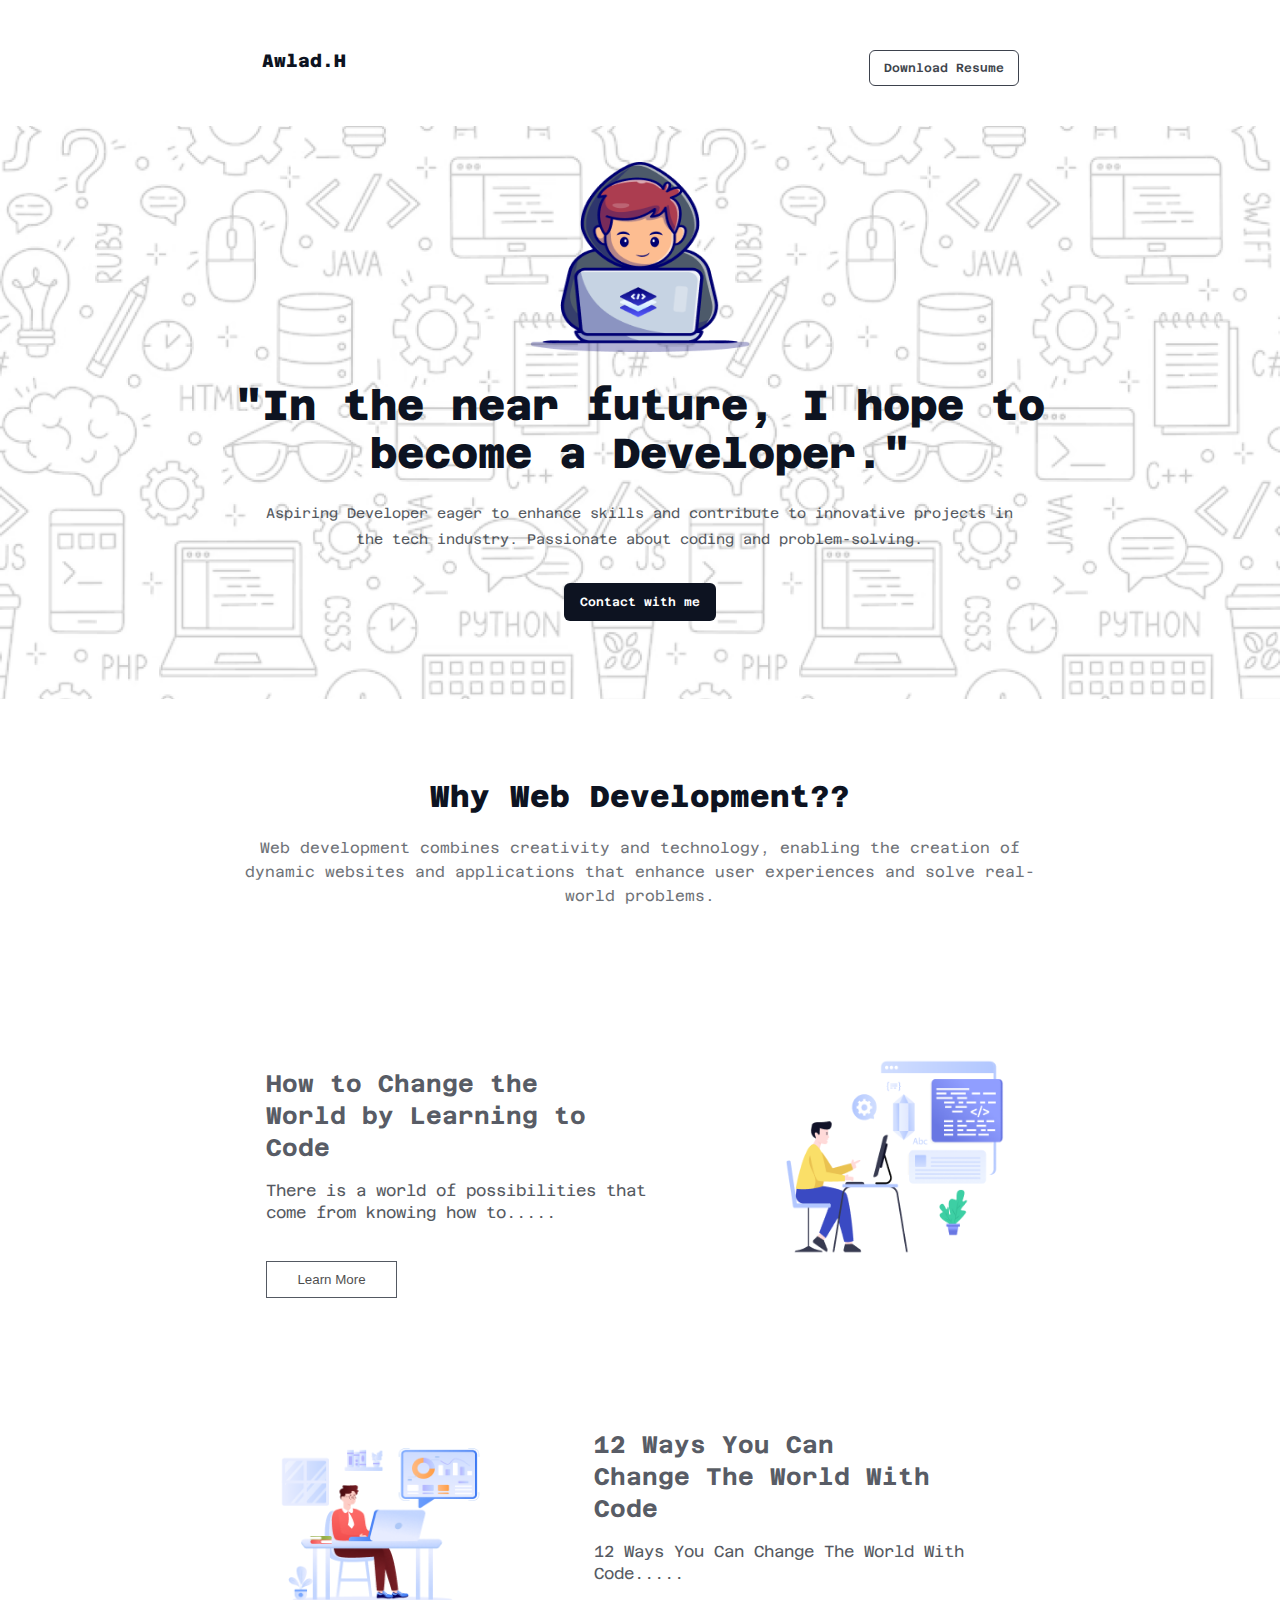
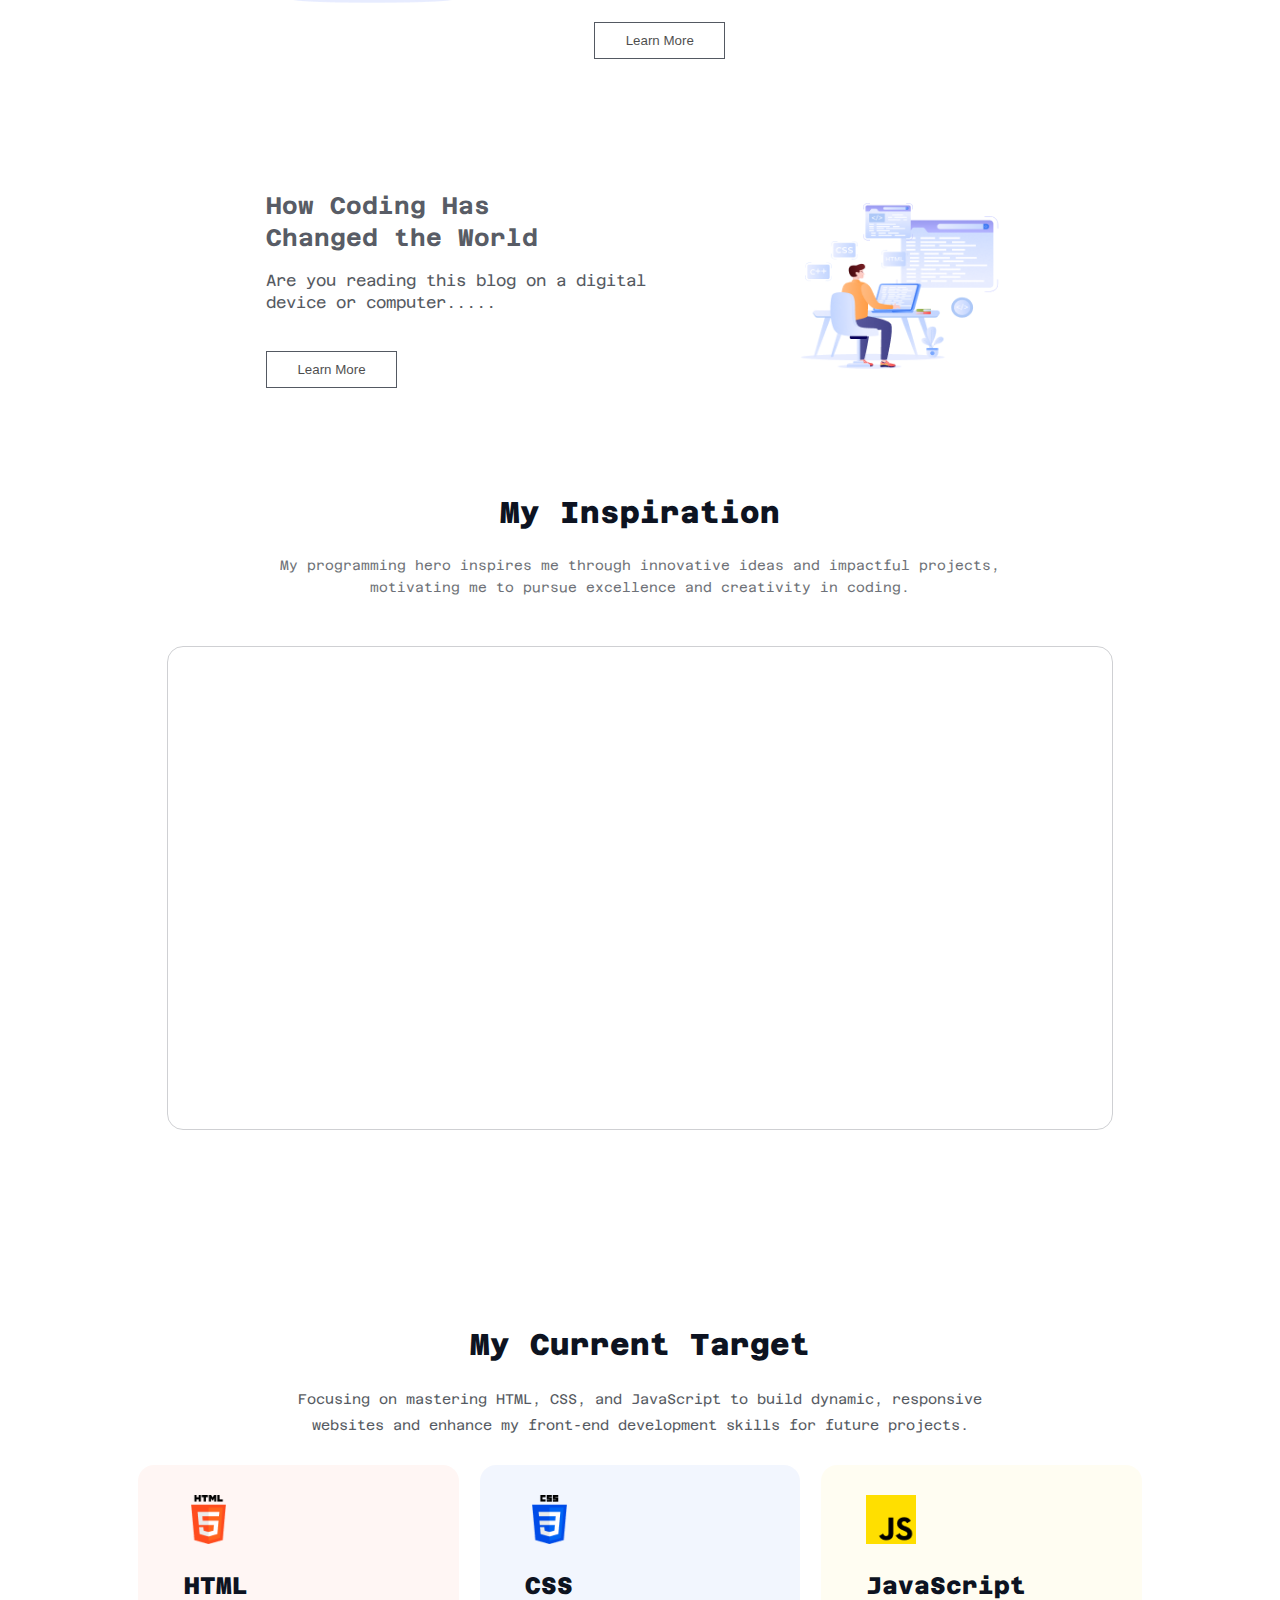
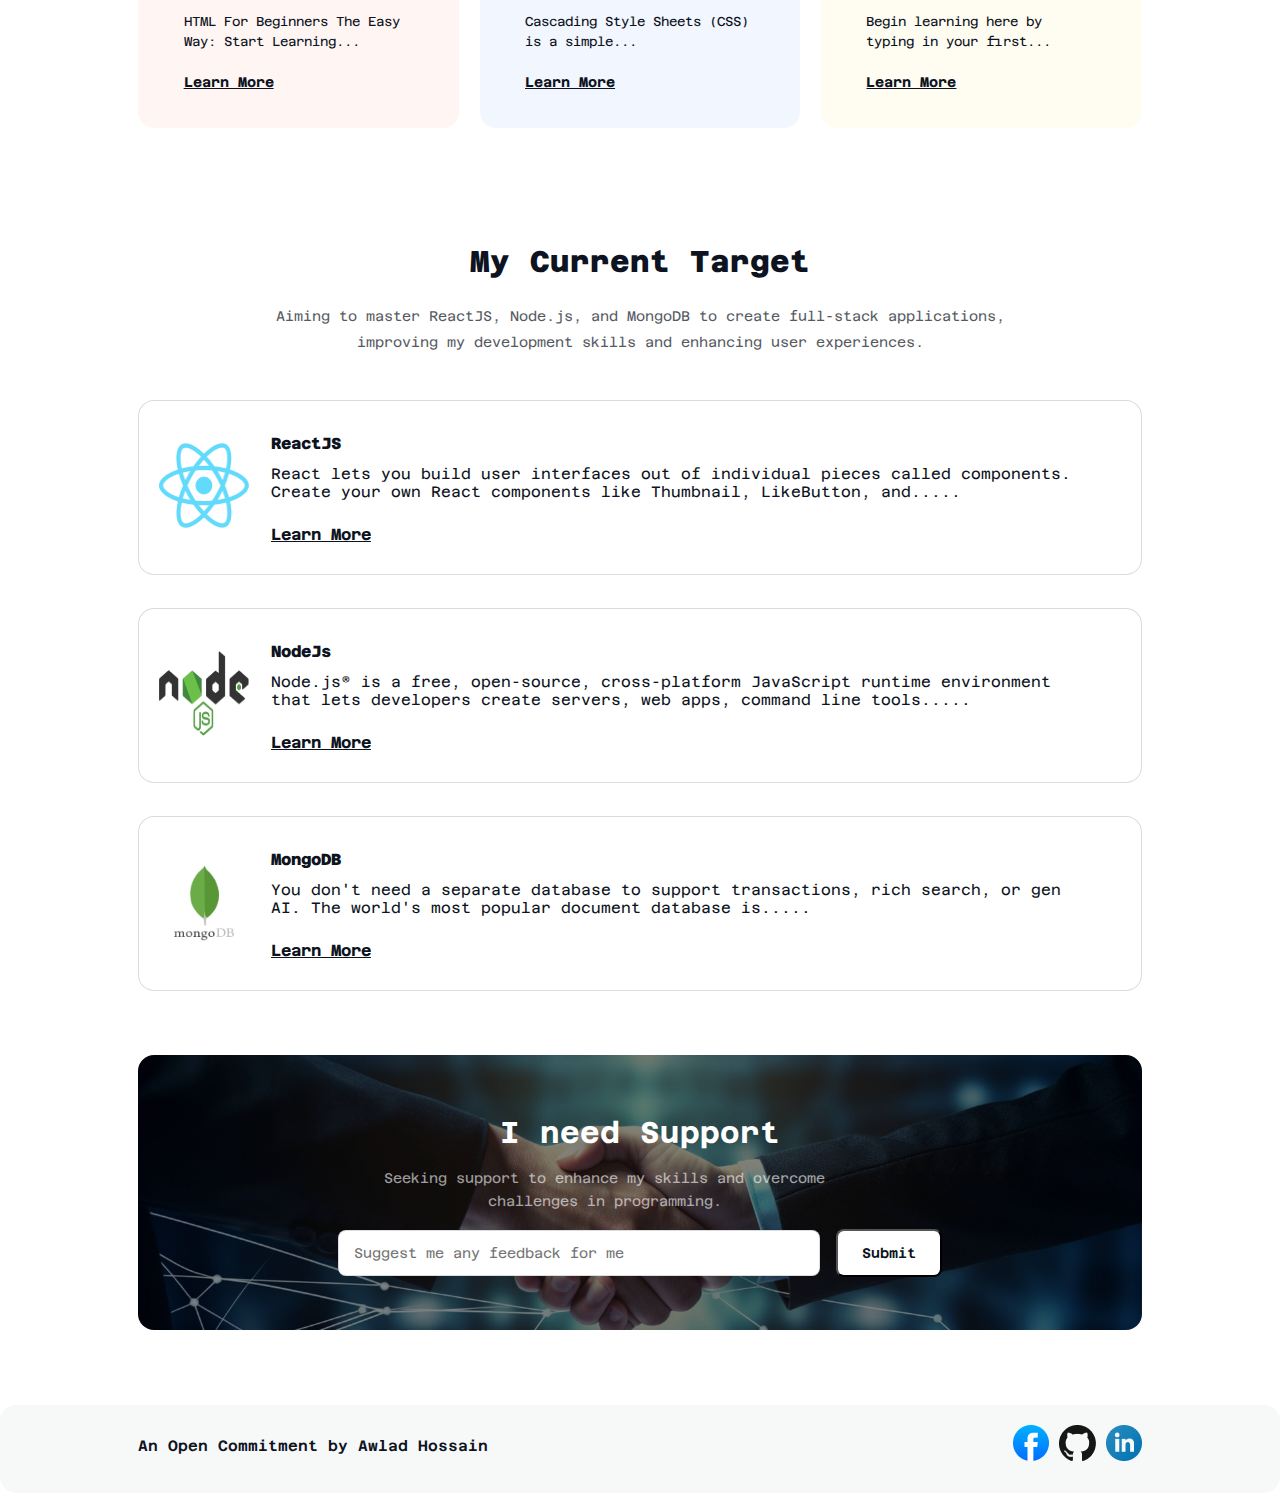
<file: index.html>
<!DOCTYPE html>
<html lang="en">

<head>
    <meta charset="UTF-8">
    <meta name="viewport" content="width=device-width, initial-scale=1.0">
    <title>Become a developer</title>
    <link rel="stylesheet" href="styles/style.css">
    <link rel="shortcut icon" href="assets/web-developer.png" type="image/x-icon">

    <link rel="preconnect" href="https://fonts.googleapis.com">
    <link rel="preconnect" href="https://fonts.gstatic.com" crossorigin>
    <link href="https://fonts.googleapis.com/css2?family=Azeret+Mono:ital,wght@0,100..900;1,100..900&display=swap"
        rel="stylesheet">

</head>

<body>

    <header id="header">
        <nav class="navigation">
            <p class="nav-name">Awlad.H</p>
            <button class="nav-btn">Download Resume</button>
        </nav>


        <div id="banner">
            <div class="banner-all-contant">
                <div class="banner-inner-img">
                    <img class="inner-img" src="assets/Group.png" alt="">
                </div>
                <div class="banner-title">
                    <h2 class="main-title">
                        "In the near future, I hope to become a Developer."</h2>
                    <div class="sub-title-container">
                        <p class="sub-title">Aspiring Developer eager to enhance skills and contribute to innovative projects in the tech industry. Passionate about coding and problem-solving.</p>
                    </div>
                </div>
                <div class="hero-btn-container">
                    <nav>
                        <a href="footer.html"><button class="hero-btn">Contact with me</button></a>
                    </nav>
                </div>
            </div>
        </div>
    </header>
    
    
    
    <main id="main">
        <section id="section-1">
            <div class="section-1-title">
                <h3 class="title-1">Why Web Development??</h3>
                <p class="description">Web development combines creativity and technology, enabling the creation of dynamic websites and applications that enhance user experiences and solve real-world problems.</p>
            </div>

            <section id="sub-section-2">
                <div class="section-2-parent">
                    <div class="section-2-child">
                        <h4 class="section-2-title">How to Change the World by Learning to Code</h4>
                        <p class="section-2-subtitle">There is a world of possibilities that come from knowing how to.....</p>
                        <div class="section-2-btn">
                            <a href="https://medium.com/@coderacademy/how-to-change-the-world-by-learning-to-code-e92c356cc692" target="_blank"><button>Learn More</button></a>
                        </div>
                    </div>
                    <div>
                        <img class="img-2" src="assets/Layer_1.png" alt="">
                    </div>
                </div>
            </section>

            <section id="sub-section-2">
                <div class="section-2-parent">

                    <div>
                        <img class="img-2" src="assets/Group 3.png" alt="">
                    </div>
                    <div class="section-2-child">
                        <h4 class="section-2-title">12 Ways You Can Change The World With Code</h4>
                        <p class="section-2-subtitle">12 Ways You Can Change The World With Code.....</p>
                        <div class="section-2-btn">
                            <a href="https://www.nextacademy.com/blog/12-ways-can-change-world-code/" target="_blank"><button>Learn More</button></a>
                        </div>
                    </div>
                </div>
            </section>

            <section id="sub-section-2">
                <div class="section-2-parent">
                    <div class="section-2-child">
                        <h4 class="section-2-title">How Coding Has Changed the World</h4>
                        <p class="section-2-subtitle">Are you reading this blog on a digital device or computer.....</p>
                        <div class="section-2-btn">
                            <a href="https://careers.honeywell.com/us/en/blogarticle/how-coding-has-changed-the-world-and-transformed-our-work" target="_blank"><button>Learn More</button></a>
                        </div>
                    </div>
                    <div>
                        <img class="img-2" src="assets/Group 4.png" alt="">
                    </div>
                </div>
            </section>
        </section>

        <section id="section-3">
            <div class="section-3-title">
                <h4 class="section-3-h4">My Inspiration</h4>
                <p class="section-3-p">My programming hero inspires me through innovative ideas and impactful projects, motivating me to pursue excellence and creativity in coding.</p>
            </div>

            <div class="video">
                <iframe src="https://www.youtube.com/embed/6okddtpBcTE?si=ToHg5Bg964iBjlrY" title="YouTube video player"
                    frameborder="0"
                    allow="accelerometer; autoplay; clipboard-write; encrypted-media; gyroscope; picture-in-picture; web-share"
                    referrerpolicy="strict-origin-when-cross-origin" allowfullscreen></iframe>
            </div>
        </section>

        <section id="section-4">
            <div class="section-4-title">
                <h4 class="section-4-h4">My Current Target</h4>
                <p class="section-4-p">Focusing on mastering HTML, CSS, and JavaScript to build dynamic, responsive websites and enhance my front-end development skills for future projects.</p>
            </div>
            <div class="display">
                <div class="section-4-parent">
                    <div id="color-1" class="section-4-child">
                        <div class="section-4-contant">
                            <div class="section-4-img">
                                <img src="assets/html.png" alt="">
                            </div>
                            <div class="section-4-container">
                                <h4>HTML</h4>
                                <p>HTML For Beginners The Easy Way: Start Learning...</p>
                                <a href="https://html.com/" target="_blank">Learn More</a>
                            </div>
                        </div>
                    </div>
                </div>

                <div class="section-4-parent">
                    <div id="color-2" class="section-4-child">
                        <div class="section-4-contant">
                            <div class="section-4-img">
                                <img src="assets/css.png" alt="">
                            </div>
                            <div class="section-4-container">
                                <h4>CSS</h4>
                                <p>Cascading Style Sheets (CSS) is a simple...</p>
                                <a href="https://www.w3.org/Style/CSS/Overview.en.html" target="_blank">Learn More</a>
                            </div>
                        </div>
                    </div>
                </div>

                <div class="section-4-parent">
                    <div id="color-3" class="section-4-child">
                        <div class="section-4-contant">
                            <div class="section-4-img">
                                <img src="assets/js.png" alt="">
                            </div>
                            <div class="section-4-container">
                                <h4>JavaScript</h4>
                                <p>Begin learning here by typing in your first...</p>
                                <a href="https://www.javascript.com/" target="_blank">Learn More</a>
                            </div>
                        </div>
                    </div>
                </div>

            </div>

        </section>

        <section id="section-5">
            <div class="section-5-title">
                <h4 class="section-5-h4">My Current Target</h4>
                <p class="section-5-p">
                    Aiming to master ReactJS, Node.js, and MongoDB to create full-stack applications, improving my development skills and enhancing user experiences.</p>
            </div>

            <div id="top-1" class="technology">
                <div class="three-technology">
                    <div class="technology-img"><img src="assets/react.png" alt=""></div>
                    <div class="technology-title">
                        <h4>ReactJS</h4>
                        <p>React lets you build user interfaces out of individual pieces called components. Create your own React components like Thumbnail, LikeButton, and.....</p>
                        <a href="https://react.dev/" target="_blank">Learn More</a>
                    </div>
                </div>
                <div id="top-2" class="technology">
                    <div class="three-technology">
                        <div class="technology-img"><img src="assets/nodejs.png" alt=""></div>
                        <div class="technology-title">
                            <h4>NodeJs</h4>
                            <p>Node.js® is a free, open-source, cross-platform JavaScript runtime environment that lets developers create servers, web apps, command line tools.....</p>
                            <a href="https://nodejs.org/en" target="_blank">Learn More</a>
                        </div>
                    </div>
                    <div id="top-2" class="technology">
                        <div class="three-technology">
                            <div class="technology-img"><img src="assets/mongodb.png" alt=""></div>
                            <div class="technology-title">
                                <h4>MongoDB</h4>
                                <p>You don't need a separate database to support transactions, rich search, or gen AI. The world's most popular document database is.....</p>
                                <a href="https://www.mongodb.com/" target="_blank">Learn More</a>
                            </div>
                        </div>
                    </div>
        </section>

        <section id="section-6">
            <div class="i-need">
                <h4>I need Support</h4>
                <p>Seeking support to enhance my skills and overcome challenges in programming.</p>

                <div class="input-btn">
                    <div class="section-6-input">
                        <input class="input" placeholder="Suggest me any feedback for me" type="text" name="" id="">
                    </div>
                    <div class="section-6-btn">
                        <button class="sub-btn">Submit</button>
                    </div>
                </div>
            </div>
        </section>
    </main>



    <footer id="footer">
        <div class="footer-div">
            <div class="footer-contant">
                <p>An Open Commitment by Awlad Hossain</p>
            </div>

            <div class="footer-a">

                <a  href="https://www.facebook.com/login/" target="_blank">
                    <img src="assets/facebook.png" alt="">
                </a>

                <a href="https://github.com/" target="_blank">
                    <img src="assets/github.png" alt="">
                </a>

                <a href="https://www.linkedin.com/" target="_blank">
                    <img src="assets/linkedin-icon 1.png" alt="">
                </a>
            </div>
        </div>
    </footer>
</body>

</html>
</file>
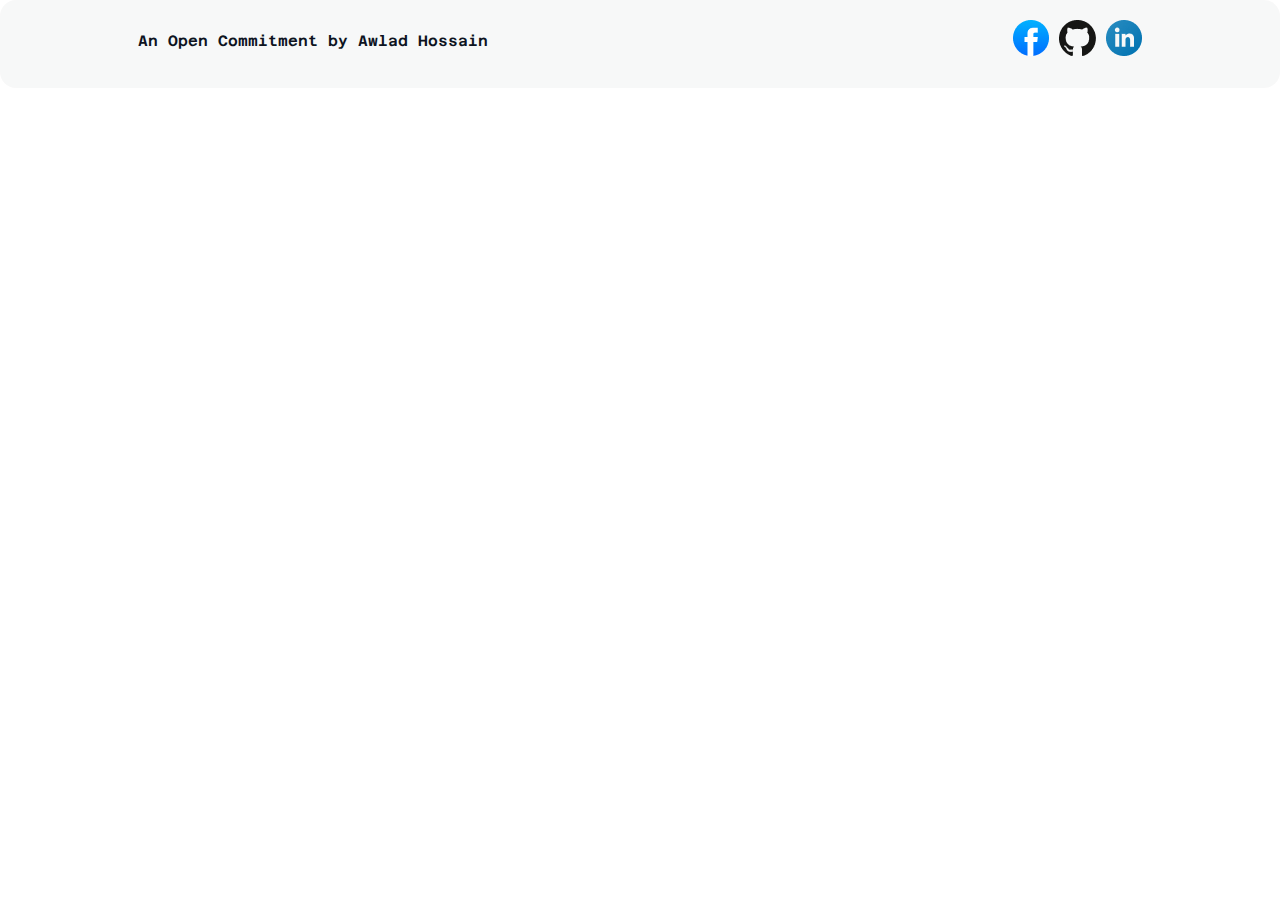
<file: footer.html>
<!DOCTYPE html>
<html lang="en">
<head>
    <meta charset="UTF-8">
    <meta name="viewport" content="width=device-width, initial-scale=1.0">
    <title>Document</title>
    <link rel="stylesheet" href="styles/footer.css">
</head>
<body>
    <footer id="footer">
        <div class="footer-div">
            <div class="footer-contant">
                <p>An Open Commitment by Awlad Hossain</p>
            </div>

            <div class="footer-a">

                <a href="https://www.facebook.com/login/">
                    <img src="assets/facebook.png" alt="">
                </a>

                <a href="https://github.com/">
                    <img src="assets/github.png" alt="">
                </a>

                <a href="https://www.linkedin.com/">
                    <img src="assets/linkedin-icon 1.png" alt="">
                </a>
            </div>
        </div>
</footer>
</body>
</html>
</file>
<file: styles/style.css>
@import url('https://fonts.googleapis.com/css2?family=Azeret+Mono:ital,wght@0,100..900;1,100..900&display=swap');

* {
    margin: 0;
    padding: 0;
    box-sizing: border-box;
}

body {
    font-family: "Azeret Mono", monospace;
    font-optical-sizing: auto;
    font-style: normal;
}

/* Header section css start */

#header {
    margin-top: 50px;

}

.navigation {
    display: flex;
    justify-content: center;
    justify-content: space-around;
    text-align: center;
    margin-bottom: 40px;
}

.navigation .nav-name {
    color: #0D1321;
    font-family: "Azeret Mono";
    font-size: 18px;
    font-style: normal;
    font-weight: 800;
    line-height: normal;
}

.navigation .nav-btn {
    color: #0D1321;
    text-align: center;
    font-family: "Azeret Mono";
    font-size: 12px;
    font-style: normal;
    font-weight: 600;
    line-height: normal;
    display: inline-flex;
    padding: 10px 14px;
    justify-content: center;
    align-items: center;
    gap: 10px;
    border-radius: 6px;
    border: 1px solid #0D1321;
    opacity: 0.8;
    background: none;
    cursor: pointer;
}


#banner {
    height: 573px;
    background-image: url(../assets/Hero.png);
    background-position: center;
    background-repeat: no-repeat;
    background-size: cover;
    display: flex;
    justify-content: center;
    align-items: center;
}

#banner .banner-all-contant {
    width: 878.24px;
    margin: 0 auto;
    align-items: center;
}

#banner .banner-all-contant .banner-inner-img {
    display: flex;
    justify-content: center;
}

#banner .banner-all-contant .banner-inner-img .inner-img {
    width: 220px;
    height: 190px;
}

#banner .banner-title {
    margin-top: 30px;
}

#banner .banner-title .main-title {
    color: #0D1321;
    text-align: center;
    font-family: "Azeret Mono";
    font-size: 42px;
    font-style: normal;
    font-weight: 800;
    line-height: 48px;
}

#banner .banner-title .sub-title-container {
    width: 749.76px;
    margin: 0 auto;
    margin-top: 22px;
}

#banner .banner-title .sub-title {
    color: #0D1321;
    text-align: center;
    font-family: "Azeret Mono";
    font-size: 14px;
    font-style: normal;
    font-weight: 400;
    line-height: 26px;
    opacity: 0.7;
}

#banner .banner-all-contant .hero-btn-container {
    display: flex;
    justify-content: center;
    margin-top: 31px;
    margin-bottom: 43px;
}

#banner .banner-all-contant .hero-btn-container nav a{
    text-decoration: none;
}

#banner .banner-all-contant .hero-btn-container .hero-btn {
    display: flex;
    padding: 12px 16px;
    font-family: "Azeret Mono";
    gap: 10px;
    border-radius: 6px;
    background: #0D1321;
    color: #FFF;
    text-align: center;
    font-size: 12px;
    font-style: normal;
    font-weight: 600;
    line-height: normal;
    border: none;
    cursor: pointer;
}

/* Header section css end */

/* main section css start */

#main {
    width: 1003.2px;
    margin: 75px auto;
}

#section-1 {
    width: 832.48px;
    height: 1225.84px;
    margin: 75px auto;
    margin: 80px auto;
}


#main #section-1 .section-1-title .title-1 {
    align-self: stretch;
    color: #0D1321;
    text-align: center;
    font-family: "Azeret Mono";
    font-size: 30px;
    font-style: normal;
    font-weight: 800;
    line-height: normal;
}

#main #section-1 .section-1-title .description {
    align-self: stretch;
    color: #0D1321;
    text-align: center;
    font-family: "Azeret Mono";
    font-size: 15px;
    font-style: normal;
    font-weight: 400;
    line-height: 24px;
    opacity: 0.6;
    margin-top: 22px;
}


#sub-section-2 {
    width: 748px;
    height: 211.2px;
    margin: 150px auto;
}

#sub-section-2 .section-2-parent {
    display: flex;
    justify-content: space-between;
}

#sub-section-2 .section-2-parent .section-2-child {
    width: 419.76px;
}

#sub-section-2 .section-2-parent .section-2-child .section-2-title {
    width: 343.2px;
    color: rgba(13, 19, 33, 0.70);
    font-family: "Azeret Mono";
    font-size: 24px;
    font-style: normal;
    font-weight: 700;
    line-height: 32px;
    margin-top: 10px;
}

#sub-section-2 .section-2-parent .section-2-child .section-2-subtitle {
    width: 411.84px;
    color: #0D1321;
    font-family: "Azeret Mono";
    font-size: 16px;
    font-style: normal;
    font-weight: 400;
    line-height: 22px;
    opacity: 0.7;
    margin-top: 16px;
}

.section-2-btn button {
    width: 131px;
    padding: 10px 15px;
    gap: 10px;
    border: 1px solid #0D1321;
    opacity: 0.7;
    background: none;
    margin-top: 36.50px;
    cursor: pointer;
}

.img-2 {
    width: 228.8px;
    height: 211.2px;
}


/* My inspiration section css */

#section-3 {
    margin-top: 90px;
    height: 682px;

}


#section-3 .section-3-title {
    width: 749.76px;
    margin: 0 auto;
}

#section-3 .section-3-title .section-3-h4 {
    align-self: stretch;
    color: #0D1321;
    text-align: center;
    font-family: "Azeret Mono";
    font-size: 30px;
    font-style: normal;
    font-weight: 800;
    line-height: normal;
}

#section-3 .section-3-title .section-3-p {
    margin-top: 24px;
    align-self: stretch;
    color: #0D1321;
    text-align: center;
    font-family: "Azeret Mono";
    font-size: 13.50px;
    font-style: normal;
    font-weight: 400;
    line-height: 22px;
    opacity: 0.6;
}

#section-3 .video {
    width: 946.88px;
    height: 484px;
    margin: 0 auto;
    margin-top: 48px;
    padding: 20px;
    gap: 10px;
    align-self: stretch;
    border-radius: 16px;
    border: 1px solid rgba(13, 19, 33, 0.20);

}

#section-3 .video iframe {
    width: 910px;
    height: 440px;
    border-radius: 16px;
    display: flex;
    align-items: center;
}

/* My inspiration section css end */


/* My current target css */

#section-4 {
    margin-top: 150px;
    height: 404.8px;
}

#section-4 .section-4-title {
    width: 749.76px;
    margin: 0 auto;
}

.display {
    display: flex;
    justify-content: space-between;
}

#section-4 .section-4-title .section-4-h4 {
    align-self: stretch;
    color: #0D1321;
    text-align: center;
    font-family: "Azeret Mono";
    font-size: 30px;
    font-style: normal;
    font-weight: 800;
    line-height: normal;
}

#section-4 .section-4-title .section-4-p {
    align-self: stretch;
    color: #0D1321;
    text-align: center;
    font-family: "Azeret Mono";
    font-size: 14px;
    font-style: normal;
    font-weight: 400;
    line-height: 26px;
    opacity: 0.7;
    margin-top: 24px;
}

#section-4 .section-4-parent {
    margin-top: 27px;
}

#section-4 .section-4-parent .section-4-child {
    width: 320.32px;
    height: 263.12px;

    border-radius: 16px;

}

#color-1 {
    background: rgba(255, 76, 30, 0.05);
}

#color-2 {
    background: rgba(0, 76, 232, 0.05);
}

#color-3 {
    background: rgba(255, 223, 0, 0.05);

}


#section-4 .section-4-parent .section-4-child .section-4-contant {
    width: 249.92px;
    margin: 0 auto;
    padding: 30px 10px
}

#section-4 .section-4-parent .section-4-child .section-4-contant .section-4-img {
    margin-bottom: 20px;
}

#section-4 .section-4-parent .section-4-child .section-4-contant .section-4-img img {
    width: 49.28px;
    height: 49.28px;
}

.section-4-container h4 {
    align-self: stretch;
    color: #0D1321;
    font-family: "Azeret Mono";
    font-size: 24px;
    font-style: normal;
    font-weight: 800;
    line-height: 36px;
    margin-bottom: 8px;
}

.section-4-container p {
    align-self: stretch;
    color: #0D1321;
    font-family: "Azeret Mono";
    font-size: 13px;
    font-style: normal;
    font-weight: 400;
    line-height: 20px;
    margin-bottom: 20px;
}

.section-4-container a {
    align-self: stretch;
    color: #0D1321;
    font-family: "Azeret Mono";
    font-size: 14px;
    font-style: normal;
    font-weight: 700;
    line-height: normal;
    text-decoration-line: underline;
}

/* My current target css end */

/* My next target css */

#section-5 {
    margin-top: 112px;
    height: 762.08px;
}

#section-5 .section-5-title {
    width: 749.76px;
    margin: 0 auto;
}

#section-5 .section-5-title .section-5-h4 {
    align-self: stretch;
    color: #0D1321;
    text-align: center;
    font-family: "Azeret Mono";
    font-size: 30px;
    font-style: normal;
    font-weight: 800;
    line-height: normal;
}

#section-5 .section-5-title .section-5-p {
    align-self: stretch;
    color: #0D1321;
    text-align: center;
    font-family: "Azeret Mono";
    font-size: 14px;
    font-style: normal;
    font-weight: 400;
    line-height: 26px;
    opacity: 0.7;
    margin-top: 24px;
}


.technology {
    display: flex;
    flex-direction: column;
    height: 192.72px;
    justify-content: space-between;

}

#top-1 {
    margin-top: 45px;
}

#top-2 {
    margin-top: 33px;
}

.technology .three-technology {
    border-radius: 16px;
    border: 1px solid rgba(13, 19, 33, 0.15);
    background: #FFF;
    display: flex;
    justify-content: center;
    align-items: center;
    padding: 30px 20px;
}

.technology-img img {
    width: 90px;
    height: 85px;
}

.technology-title {
    width: 828.08px;
    margin: 0 auto;
}

.technology-title h4 {
    color: #0D1321;
    font-family: "Azeret Mono";
    font-size: 16px;
    font-style: normal;
    font-weight: 800;
    line-height: 26px;
    margin-bottom: 8px;
}

.technology-title p {
    align-self: stretch;
    color: #0D1321;
    font-family: "Azeret Mono";
    font-size: 15px;
    font-style: normal;
    font-weight: 400;
    line-height: 18px;
    margin-bottom: 24px;
}

.technology-title a {
    align-self: stretch;
    color: #0D1321;
    font-family: "Azeret Mono";
    font-size: 16px;
    font-style: normal;
    font-weight: 700;
    line-height: normal;
    text-decoration-line: underline;
}

/* My next target css end */

#section-6 {
    height: 275.44px;
    margin-top: 49px;
    background-image: linear-gradient(0deg, rgba(0, 0, 0, 0.20) 0%, rgba(0, 0, 0, 0.20) 100%), linear-gradient(0deg, rgba(0, 0, 0, 0.20) 0%, rgba(0, 0, 0, 0.20) 100%), linear-gradient(0deg, rgba(0, 0, 0, 0.20) 0%, rgba(0, 0, 0, 0.20) 100%), url(../assets/handshake.jpg);
    background-repeat: no-repeat;
    background-position: center;
    background-size: cover;
    display: flex;
    padding: 60px 48px;
    flex-direction: column;
    align-items: flex-start;
    gap: 32px;
    border-radius: 16px;
}

#section-6 .i-need {
    margin: 0 auto;
}

#section-6 .i-need h4 {
    color: #FFF;
    text-align: center;
    font-family: "Azeret Mono";
    font-size: 30px;
    font-style: normal;
    font-weight: 700;
    line-height: 36px;
    margin: 0 auto;

}

#section-6 .i-need p {
    width: 533.28px;
    color: #FFF;
    text-align: center;
    font-family: "Azeret Mono";
    font-size: 14px;
    font-style: normal;
    font-weight: 400;
    line-height: 23px;
    opacity: 0.6;
    margin-top: 16px;
}

#section-6 .i-need .input-btn {
    display: flex;
    justify-content: center;
    align-items: center;
    gap: 16px;
    margin-top: 16px;
}

.input-btn .section-6-input .input {
    display: flex;
    width: 482.24px;
    padding: 14px 15px;
    align-items: center;
    gap: 10px;
    border-radius: 8px;
    border: 1px solid rgba(13, 19, 33, 0.15);
    background: #FFF;

    color: rgba(13, 19, 33, 0.40);
    font-family: "Azeret Mono";
    font-size: 14px;
    font-style: normal;
    font-weight: 400;
    line-height: normal;
}

.input-btn .section-6-btn .sub-btn {
    display: flex;
    width: 120px;
    padding: 14px 15px;
    justify-content: center;
    align-items: center;
    gap: 10px;
    border-radius: 8px;
    background: #FFF;
    cursor: pointer;

    flex: 1 0 0;
    color: #0D1321;
    font-family: "Azeret Mono";
    font-size: 14px;
    font-style: normal;
    font-weight: 600;
    line-height: normal;
    width: 105.6px;
}

/* footer section css */

#footer {
    height: 88px;
    padding: 20px 32px;
    border-radius: 16px;
    background: rgba(13, 19, 33, 0.03);
}

#footer .footer-div {
    width: 1003.2px;
    display: flex;
    justify-content: center;
    align-items: center;
    margin: 0 auto;
    justify-content: space-between;
    align-self: stretch;
}

.footer-div .footer-contant p {
    color: #0D1321;
    text-align: center;
    font-family: "Azeret Mono";
    font-size: 15px;
    font-style: normal;
    font-weight: 600;
    line-height: normal;
}

.footer-a a {
    text-decoration: none;
}
</file>
<file: styles/footer.css>
@import url('https://fonts.googleapis.com/css2?family=Azeret+Mono:ital,wght@0,100..900;1,100..900&display=swap');

* {
    margin: 0;
    padding: 0;
    box-sizing: border-box;
}

body {
    font-family: "Azeret Mono", monospace;
    font-optical-sizing: auto;
    font-style: normal;
}






#footer {
    height: 88px;
    /* border: 2px solid orangered; */
    padding: 20px 32px;
    border-radius: 16px;
    background: rgba(13, 19, 33, 0.03);
}

#footer .footer-div {
    width: 1003.2px;
    display: flex;
    justify-content: center;
    align-items: center;
    margin: 0 auto;
    justify-content: space-between;
    align-self: stretch;

    /* border: 2px solid yellow; */
}

.footer-div .footer-contant p {
    color: #0D1321;
    text-align: center;
    font-family: "Azeret Mono";
    font-size: 15px;
    font-style: normal;
    font-weight: 600;
    line-height: normal;
}

.footer-a a {
    text-decoration: none;
}
</file>
